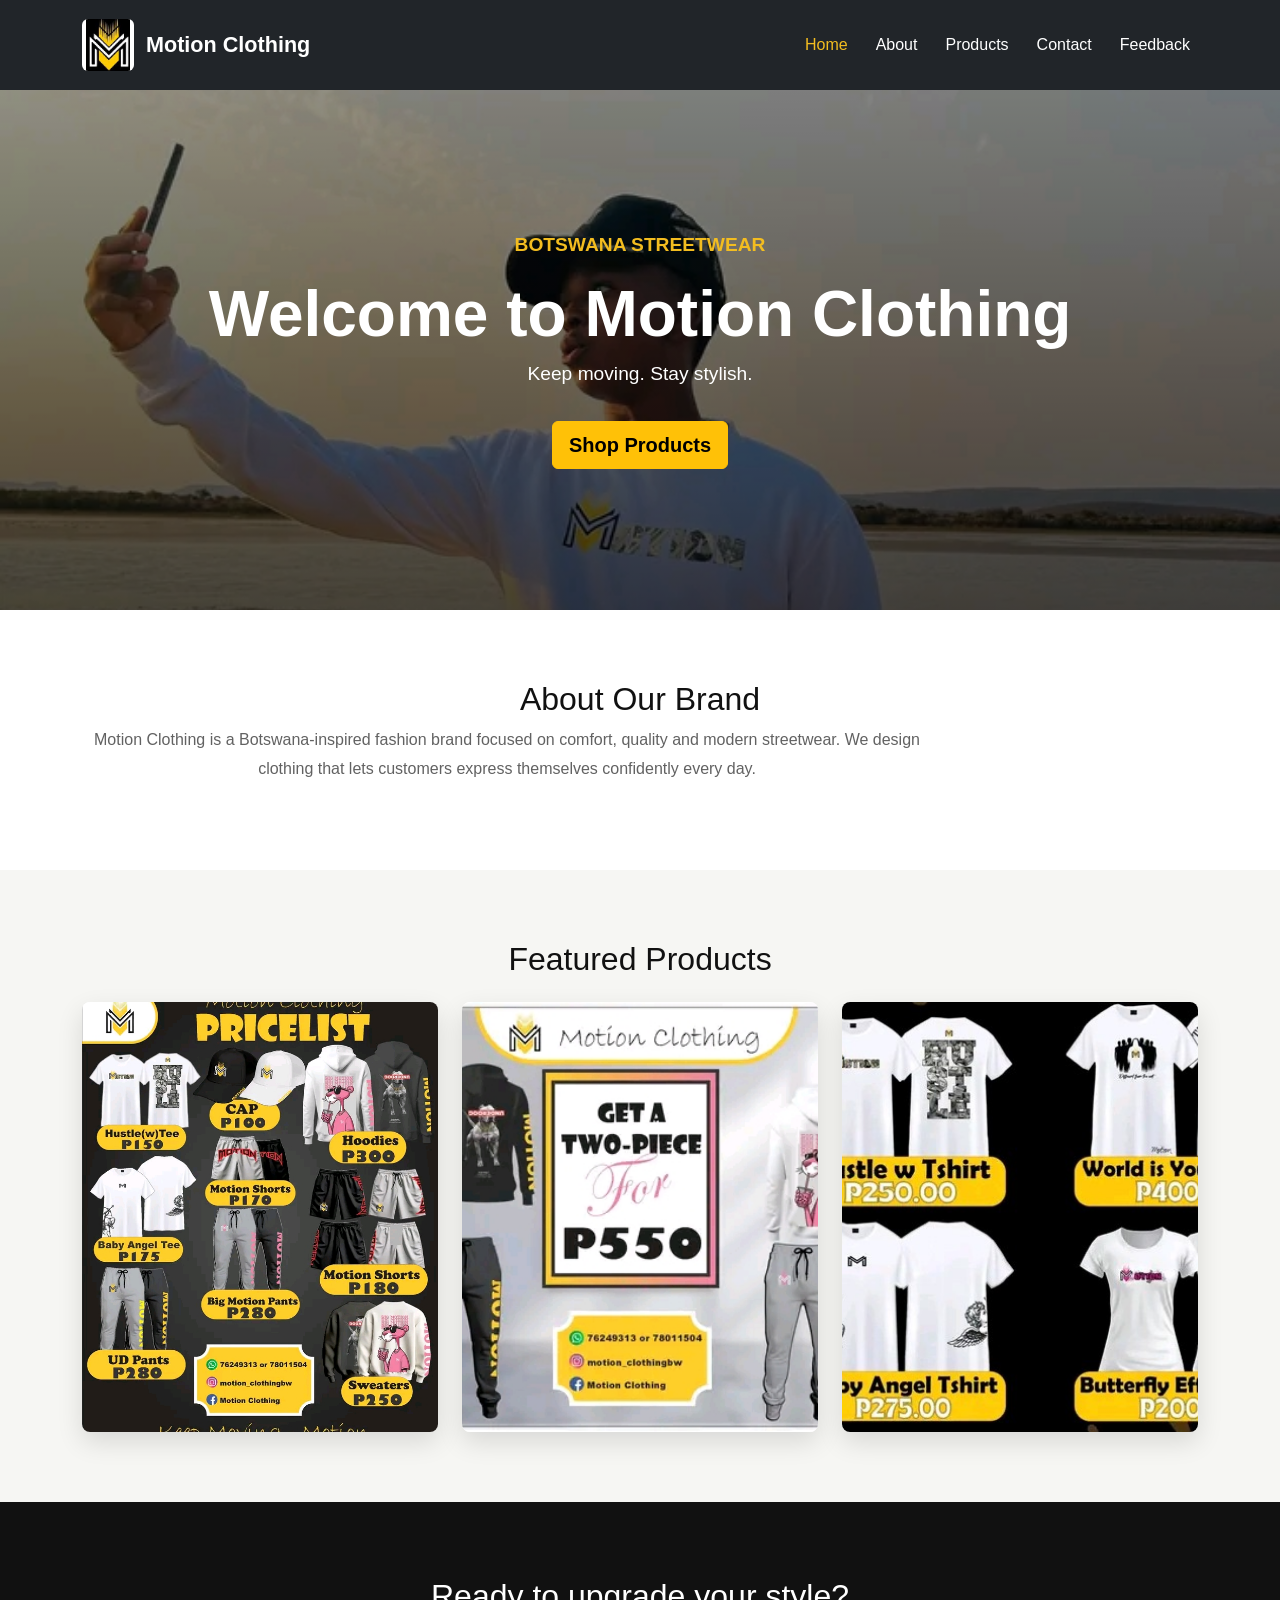
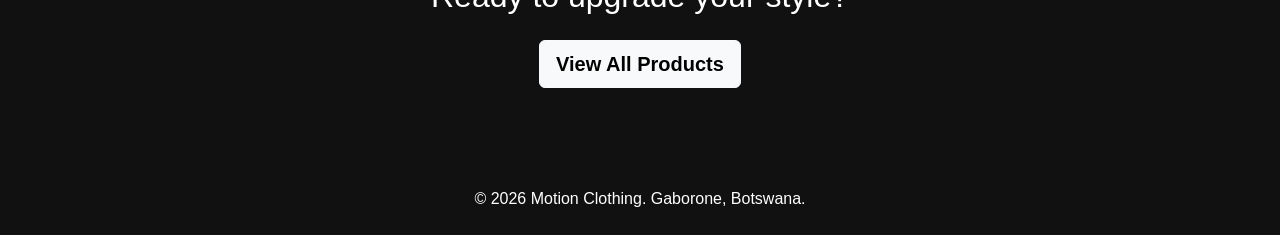
<file: index.html>
<!DOCTYPE html>
<html lang="en">

<head>
    <meta charset="UTF-8">
    <meta name="viewport" content="width=device-width, initial-scale=1.0">
    <meta name="description" content="Motion Clothing is a Botswana streetwear brand offering stylish, comfortable and affordable clothing.">
    <title>Motion Clothing | Home</title>
    <link href="https://cdn.jsdelivr.net/npm/bootstrap@5.3.3/dist/css/bootstrap.min.css" rel="stylesheet">
    <link rel="stylesheet" href="style.css">
</head>

<body>
    <nav class="navbar navbar-expand-lg navbar-dark bg-dark sticky-top">
        <div class="container">
            <a class="navbar-brand d-flex align-items-center" href="index.html">
                <img src="images/Motion Clothing Logo.jpg" alt="Motion Clothing Logo" class="logo" width="115" height="139">
                <span class="brand-name">Motion Clothing</span>
            </a>
            <button class="navbar-toggler" type="button" data-bs-toggle="collapse" data-bs-target="#navMenu" aria-controls="navMenu" aria-expanded="false" aria-label="Toggle navigation">
                <span class="navbar-toggler-icon"></span>
            </button>
            <div class="collapse navbar-collapse" id="navMenu">
                <ul class="navbar-nav ms-auto">
                    <li class="nav-item"><a class="nav-link active" aria-current="page" href="index.html">Home</a></li>
                    <li class="nav-item"><a class="nav-link" href="about.html">About</a></li>
                    <li class="nav-item"><a class="nav-link" href="products.html">Products</a></li>
                    <li class="nav-item"><a class="nav-link" href="contact.html">Contact</a></li>
                    <li class="nav-item"><a class="nav-link" href="feedback.html">Feedback</a></li>
                </ul>
            </div>
        </div>
    </nav>

    <header class="page-header hero-home text-center">
        <div class="container">
            <p class="eyebrow">Botswana streetwear</p>
            <h1>Welcome to Motion Clothing</h1>
            <p>Keep moving. Stay stylish.</p>
            <a href="products.html" class="btn btn-warning btn-lg mt-3">Shop Products</a>
        </div>
    </header>

    <main>
        <section class="about-preview text-center">
            <div class="container">
                <h2>About Our Brand</h2>
                <p>Motion Clothing is a Botswana-inspired fashion brand focused on comfort, quality and modern streetwear. We design clothing that lets customers express themselves confidently every day.</p>
            </div>
        </section>

        <section class="products-section">
            <div class="container">
                <h2 class="text-center mb-4">Featured Products</h2>
                <div class="row g-4">
                    <div class="col-md-4">
                        <article class="card product-card h-100">
                            <img src="images/Motion Clothing Catalogue.jpg" class="card-img-top" alt="Motion Clothing price list catalogue" width="692" height="900">
                        </article>
                    </div>
                    <div class="col-md-4">
                        <article class="card product-card h-100">
                            <img src="images/Motion Clothing Catalogue (2).jpg" class="card-img-top" alt="Motion Clothing featured streetwear items" width="720" height="365">
                        </article>
                    </div>
                    <div class="col-md-4">
                        <article class="card product-card h-100">
                            <img src="images/Motion Clothing Catalogue (3).jpg" class="card-img-top" alt="Motion Clothing product catalogue" width="582" height="425">
                        </article>
                    </div>
                </div>
            </div>
        </section>

        <section class="cta-section text-center text-white">
            <div class="container">
                <h2>Ready to upgrade your style?</h2>
                <a href="products.html" class="btn btn-light btn-lg mt-3">View All Products</a>
            </div>
        </section>
    </main>

    <footer class="footer text-center">
        <p>&copy; 2026 Motion Clothing. Gaborone, Botswana.</p>
    </footer>

    <script src="https://cdn.jsdelivr.net/npm/bootstrap@5.3.3/dist/js/bootstrap.bundle.min.js"></script>
    <script src="script.js"></script>
</body>

</html>
</file>
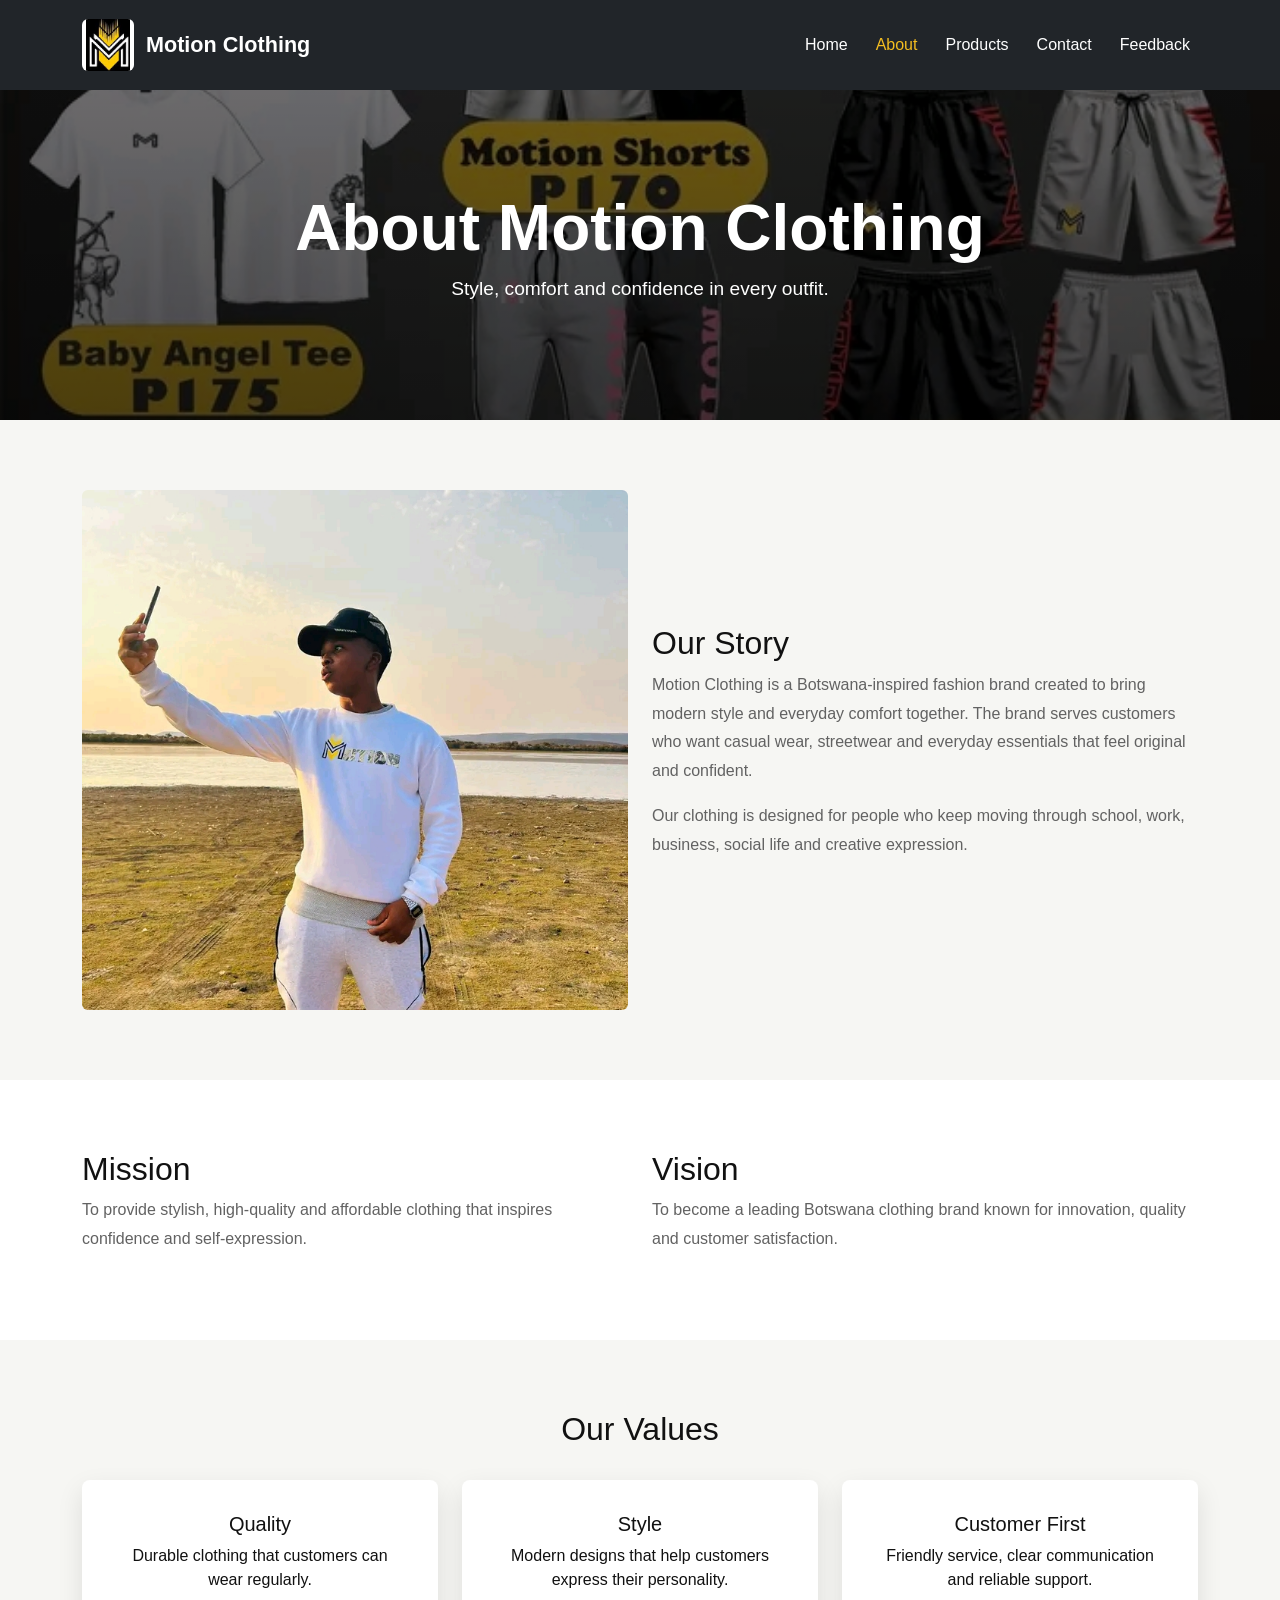
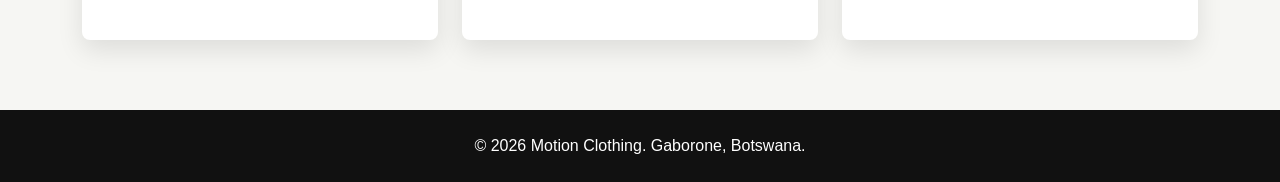
<file: about.html>
<!DOCTYPE html>
<html lang="en">

<head>
    <meta charset="UTF-8">
    <meta name="viewport" content="width=device-width, initial-scale=1.0">
    <meta name="description" content="Learn about Motion Clothing, its story, mission, vision and values.">
    <title>Motion Clothing | About</title>
    <link href="https://cdn.jsdelivr.net/npm/bootstrap@5.3.3/dist/css/bootstrap.min.css" rel="stylesheet">
    <link rel="stylesheet" href="style.css">
</head>

<body>
    <nav class="navbar navbar-expand-lg navbar-dark bg-dark sticky-top">
        <div class="container">
            <a class="navbar-brand d-flex align-items-center" href="index.html">
                <img src="images/Motion Clothing Logo.jpg" alt="Motion Clothing Logo" class="logo" width="115" height="139">
                <span class="brand-name">Motion Clothing</span>
            </a>
            <button class="navbar-toggler" type="button" data-bs-toggle="collapse" data-bs-target="#navMenu" aria-controls="navMenu" aria-expanded="false" aria-label="Toggle navigation">
                <span class="navbar-toggler-icon"></span>
            </button>
            <div class="collapse navbar-collapse" id="navMenu">
                <ul class="navbar-nav ms-auto">
                    <li class="nav-item"><a class="nav-link" href="index.html">Home</a></li>
                    <li class="nav-item"><a class="nav-link active" aria-current="page" href="about.html">About</a></li>
                    <li class="nav-item"><a class="nav-link" href="products.html">Products</a></li>
                    <li class="nav-item"><a class="nav-link" href="contact.html">Contact</a></li>
                    <li class="nav-item"><a class="nav-link" href="feedback.html">Feedback</a></li>
                </ul>
            </div>
        </div>
    </nav>

    <header class="page-header text-center">
        <div class="container">
            <h1>About Motion Clothing</h1>
            <p>Style, comfort and confidence in every outfit.</p>
        </div>
    </header>

    <main>
        <section class="content-section">
            <div class="container">
                <div class="row align-items-center g-4">
                    <div class="col-lg-6">
                        <img src="images/1776626933469.jpg" class="img-fluid rounded brand-photo" alt="Model wearing Motion Clothing outfit" width="720" height="960">
                    </div>
                    <div class="col-lg-6">
                        <h2>Our Story</h2>
                        <p>Motion Clothing is a Botswana-inspired fashion brand created to bring modern style and everyday comfort together. The brand serves customers who want casual wear, streetwear and everyday essentials that feel original and confident.</p>
                        <p>Our clothing is designed for people who keep moving through school, work, business, social life and creative expression.</p>
                    </div>
                </div>
            </div>
        </section>

        <section class="content-section bg-white">
            <div class="container">
                <div class="row g-4">
                    <div class="col-md-6">
                        <h2>Mission</h2>
                        <p>To provide stylish, high-quality and affordable clothing that inspires confidence and self-expression.</p>
                    </div>
                    <div class="col-md-6">
                        <h2>Vision</h2>
                        <p>To become a leading Botswana clothing brand known for innovation, quality and customer satisfaction.</p>
                    </div>
                </div>
            </div>
        </section>

        <section class="values-section text-center">
            <div class="container">
                <h2>Our Values</h2>
                <div class="row g-4 mt-2">
                    <div class="col-md-4">
                        <div class="value-box">
                            <h3>Quality</h3>
                            <p>Durable clothing that customers can wear regularly.</p>
                        </div>
                    </div>
                    <div class="col-md-4">
                        <div class="value-box">
                            <h3>Style</h3>
                            <p>Modern designs that help customers express their personality.</p>
                        </div>
                    </div>
                    <div class="col-md-4">
                        <div class="value-box">
                            <h3>Customer First</h3>
                            <p>Friendly service, clear communication and reliable support.</p>
                        </div>
                    </div>
                </div>
            </div>
        </section>
    </main>

    <footer class="footer text-center">
        <p>&copy; 2026 Motion Clothing. Gaborone, Botswana.</p>
    </footer>

    <script src="https://cdn.jsdelivr.net/npm/bootstrap@5.3.3/dist/js/bootstrap.bundle.min.js"></script>
    <script src="script.js"></script>
</body>

</html>
</file>
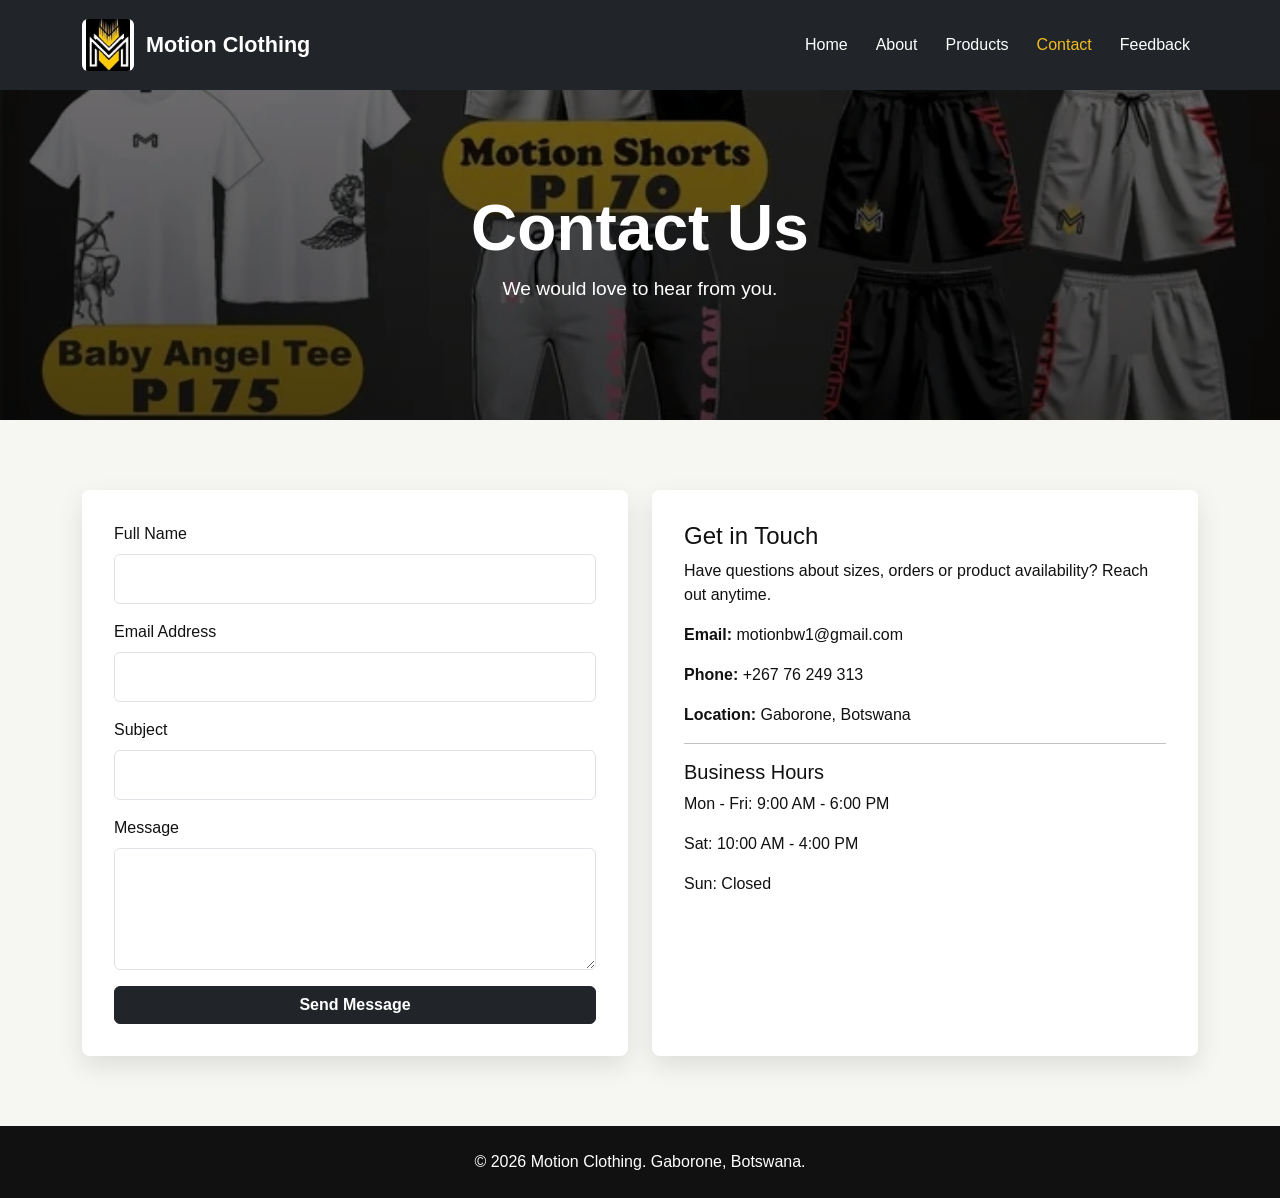
<file: contact.html>
<!DOCTYPE html>
<html lang="en">

<head>
    <meta charset="UTF-8">
    <meta name="viewport" content="width=device-width, initial-scale=1.0">
    <meta name="description" content="Contact Motion Clothing in Gaborone, Botswana.">
    <title>Motion Clothing | Contact</title>
    <link href="https://cdn.jsdelivr.net/npm/bootstrap@5.3.3/dist/css/bootstrap.min.css" rel="stylesheet">
    <link rel="stylesheet" href="style.css">
</head>

<body>
    <nav class="navbar navbar-expand-lg navbar-dark bg-dark sticky-top">
        <div class="container">
            <a class="navbar-brand d-flex align-items-center" href="index.html">
                <img src="images/Motion Clothing Logo.jpg" alt="Motion Clothing Logo" class="logo" width="115" height="139">
                <span class="brand-name">Motion Clothing</span>
            </a>
            <button class="navbar-toggler" type="button" data-bs-toggle="collapse" data-bs-target="#navMenu" aria-controls="navMenu" aria-expanded="false" aria-label="Toggle navigation">
                <span class="navbar-toggler-icon"></span>
            </button>
            <div class="collapse navbar-collapse" id="navMenu">
                <ul class="navbar-nav ms-auto">
                    <li class="nav-item"><a class="nav-link" href="index.html">Home</a></li>
                    <li class="nav-item"><a class="nav-link" href="about.html">About</a></li>
                    <li class="nav-item"><a class="nav-link" href="products.html">Products</a></li>
                    <li class="nav-item"><a class="nav-link active" aria-current="page" href="contact.html">Contact</a></li>
                    <li class="nav-item"><a class="nav-link" href="feedback.html">Feedback</a></li>
                </ul>
            </div>
        </div>
    </nav>

    <header class="page-header text-center">
        <div class="container">
            <h1>Contact Us</h1>
            <p>We would love to hear from you.</p>
        </div>
    </header>

    <main>
        <section class="contact-section">
            <div class="container">
                <div class="row g-4">
                    <div class="col-md-6">
                        <div class="contact-box">
                            <form id="contactForm">
                                <div class="mb-3">
                                    <label class="form-label" for="contactName">Full Name</label>
                                    <input id="contactName" name="name" type="text" class="form-control" required>
                                </div>
                                <div class="mb-3">
                                    <label class="form-label" for="contactEmail">Email Address</label>
                                    <input id="contactEmail" name="email" type="email" class="form-control" required>
                                </div>
                                <div class="mb-3">
                                    <label class="form-label" for="contactSubject">Subject</label>
                                    <input id="contactSubject" name="subject" type="text" class="form-control" required>
                                </div>
                                <div class="mb-3">
                                    <label class="form-label" for="contactMessage">Message</label>
                                    <textarea id="contactMessage" name="message" class="form-control" rows="4" required></textarea>
                                </div>
                                <button type="submit" class="btn btn-dark w-100">Send Message</button>
                            </form>
                        </div>
                    </div>
                    <div class="col-md-6">
                        <div class="contact-info">
                            <h2 class="h4">Get in Touch</h2>
                            <p>Have questions about sizes, orders or product availability? Reach out anytime.</p>
                            <p><strong>Email:</strong> motionbw1@gmail.com</p>
                            <p><strong>Phone:</strong> +267 76 249 313</p>
                            <p><strong>Location:</strong> Gaborone, Botswana</p>
                            <hr>
                            <h3 class="h5">Business Hours</h3>
                            <p>Mon - Fri: 9:00 AM - 6:00 PM</p>
                            <p>Sat: 10:00 AM - 4:00 PM</p>
                            <p>Sun: Closed</p>
                        </div>
                    </div>
                </div>
            </div>
        </section>
    </main>

    <footer class="footer text-center">
        <p>&copy; 2026 Motion Clothing. Gaborone, Botswana.</p>
    </footer>

    <script src="https://cdn.jsdelivr.net/npm/bootstrap@5.3.3/dist/js/bootstrap.bundle.min.js"></script>
    <script src="script.js"></script>
</body>

</html>
</file>
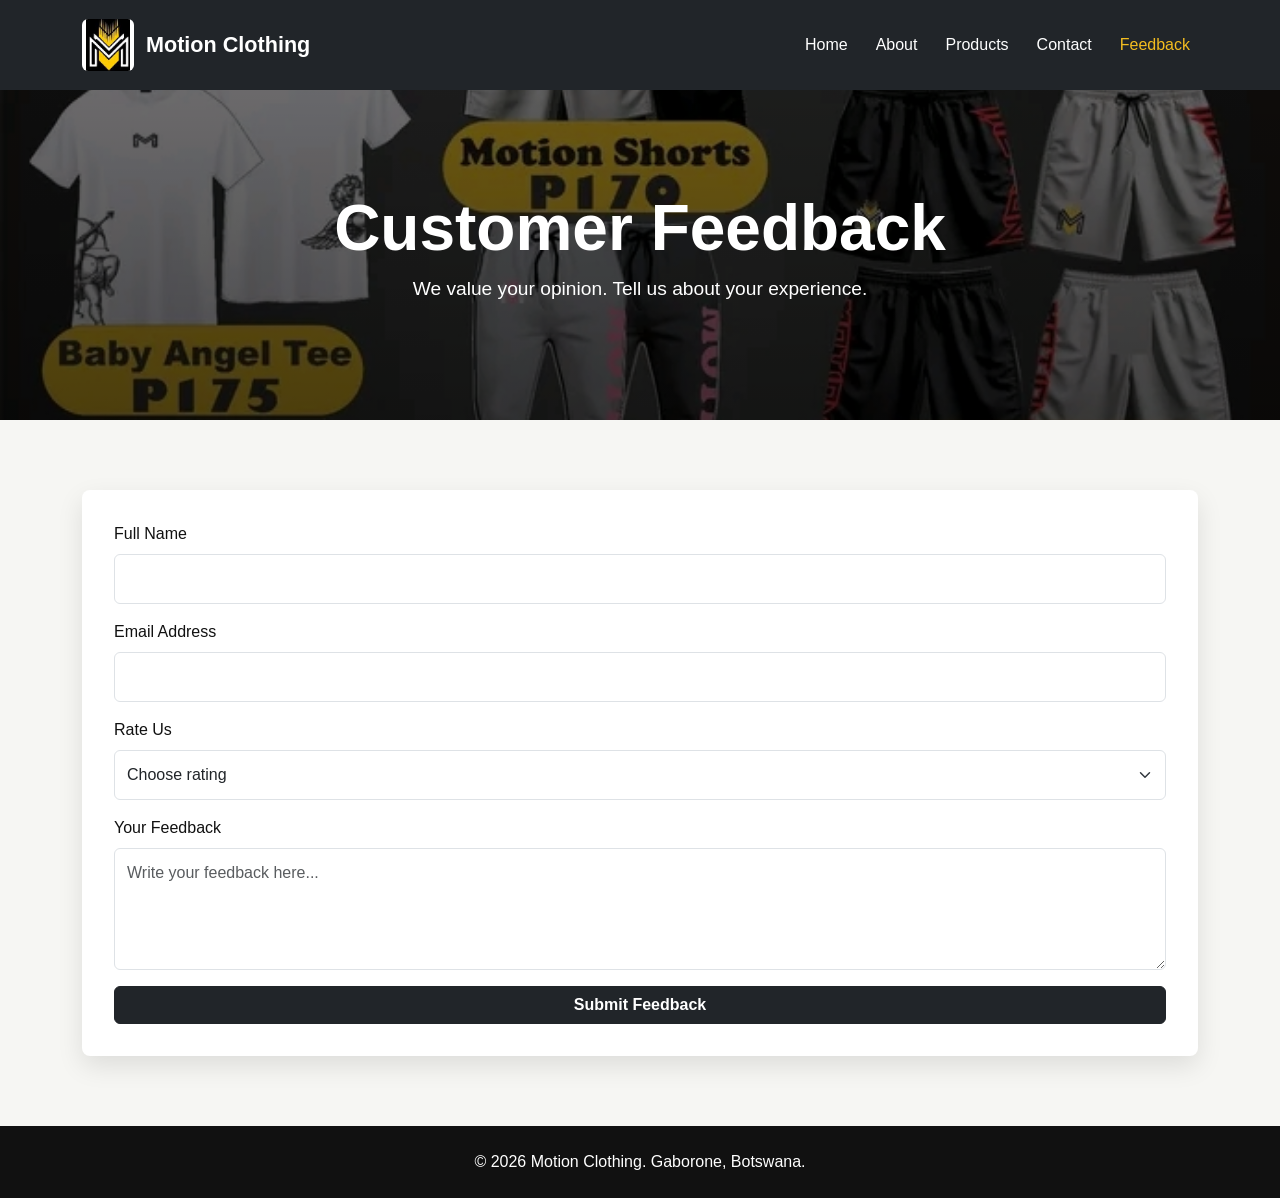
<file: feedback.html>
<!DOCTYPE html>
<html lang="en">

<head>
    <meta charset="UTF-8">
    <meta name="viewport" content="width=device-width, initial-scale=1.0">
    <meta name="description" content="Send feedback to Motion Clothing about products and service.">
    <title>Motion Clothing | Feedback</title>
    <link href="https://cdn.jsdelivr.net/npm/bootstrap@5.3.3/dist/css/bootstrap.min.css" rel="stylesheet">
    <link rel="stylesheet" href="style.css">
</head>

<body>
    <nav class="navbar navbar-expand-lg navbar-dark bg-dark sticky-top">
        <div class="container">
            <a class="navbar-brand d-flex align-items-center" href="index.html">
                <img src="images/Motion Clothing Logo.jpg" alt="Motion Clothing Logo" class="logo" width="115" height="139">
                <span class="brand-name">Motion Clothing</span>
            </a>
            <button class="navbar-toggler" type="button" data-bs-toggle="collapse" data-bs-target="#navMenu" aria-controls="navMenu" aria-expanded="false" aria-label="Toggle navigation">
                <span class="navbar-toggler-icon"></span>
            </button>
            <div class="collapse navbar-collapse" id="navMenu">
                <ul class="navbar-nav ms-auto">
                    <li class="nav-item"><a class="nav-link" href="index.html">Home</a></li>
                    <li class="nav-item"><a class="nav-link" href="about.html">About</a></li>
                    <li class="nav-item"><a class="nav-link" href="products.html">Products</a></li>
                    <li class="nav-item"><a class="nav-link" href="contact.html">Contact</a></li>
                    <li class="nav-item"><a class="nav-link active" aria-current="page" href="feedback.html">Feedback</a></li>
                </ul>
            </div>
        </div>
    </nav>

    <header class="page-header text-center">
        <div class="container">
            <h1>Customer Feedback</h1>
            <p>We value your opinion. Tell us about your experience.</p>
        </div>
    </header>

    <main>
        <section class="feedback-section">
            <div class="container">
                <div class="feedback-box">
                    <form id="feedbackForm">
                        <div class="mb-3">
                            <label class="form-label" for="feedbackName">Full Name</label>
                            <input id="feedbackName" name="name" type="text" class="form-control" required>
                        </div>
                        <div class="mb-3">
                            <label class="form-label" for="feedbackEmail">Email Address</label>
                            <input id="feedbackEmail" name="email" type="email" class="form-control" required>
                        </div>
                        <div class="mb-3">
                            <label class="form-label" for="rating">Rate Us</label>
                            <select id="rating" name="rating" class="form-select" required>
                                <option value="">Choose rating</option>
                                <option>5 - Excellent</option>
                                <option>4 - Very Good</option>
                                <option>3 - Good</option>
                                <option>2 - Fair</option>
                                <option>1 - Poor</option>
                            </select>
                        </div>
                        <div class="mb-3">
                            <label class="form-label" for="feedbackMessage">Your Feedback</label>
                            <textarea id="feedbackMessage" name="feedback" class="form-control" rows="4" placeholder="Write your feedback here..." required></textarea>
                        </div>
                        <button type="submit" class="btn btn-dark w-100">Submit Feedback</button>
                    </form>
                </div>
            </div>
        </section>
    </main>

    <footer class="footer text-center">
        <p>&copy; 2026 Motion Clothing. Gaborone, Botswana.</p>
    </footer>

    <script src="https://cdn.jsdelivr.net/npm/bootstrap@5.3.3/dist/js/bootstrap.bundle.min.js"></script>
    <script src="script.js"></script>
</body>

</html>
</file>
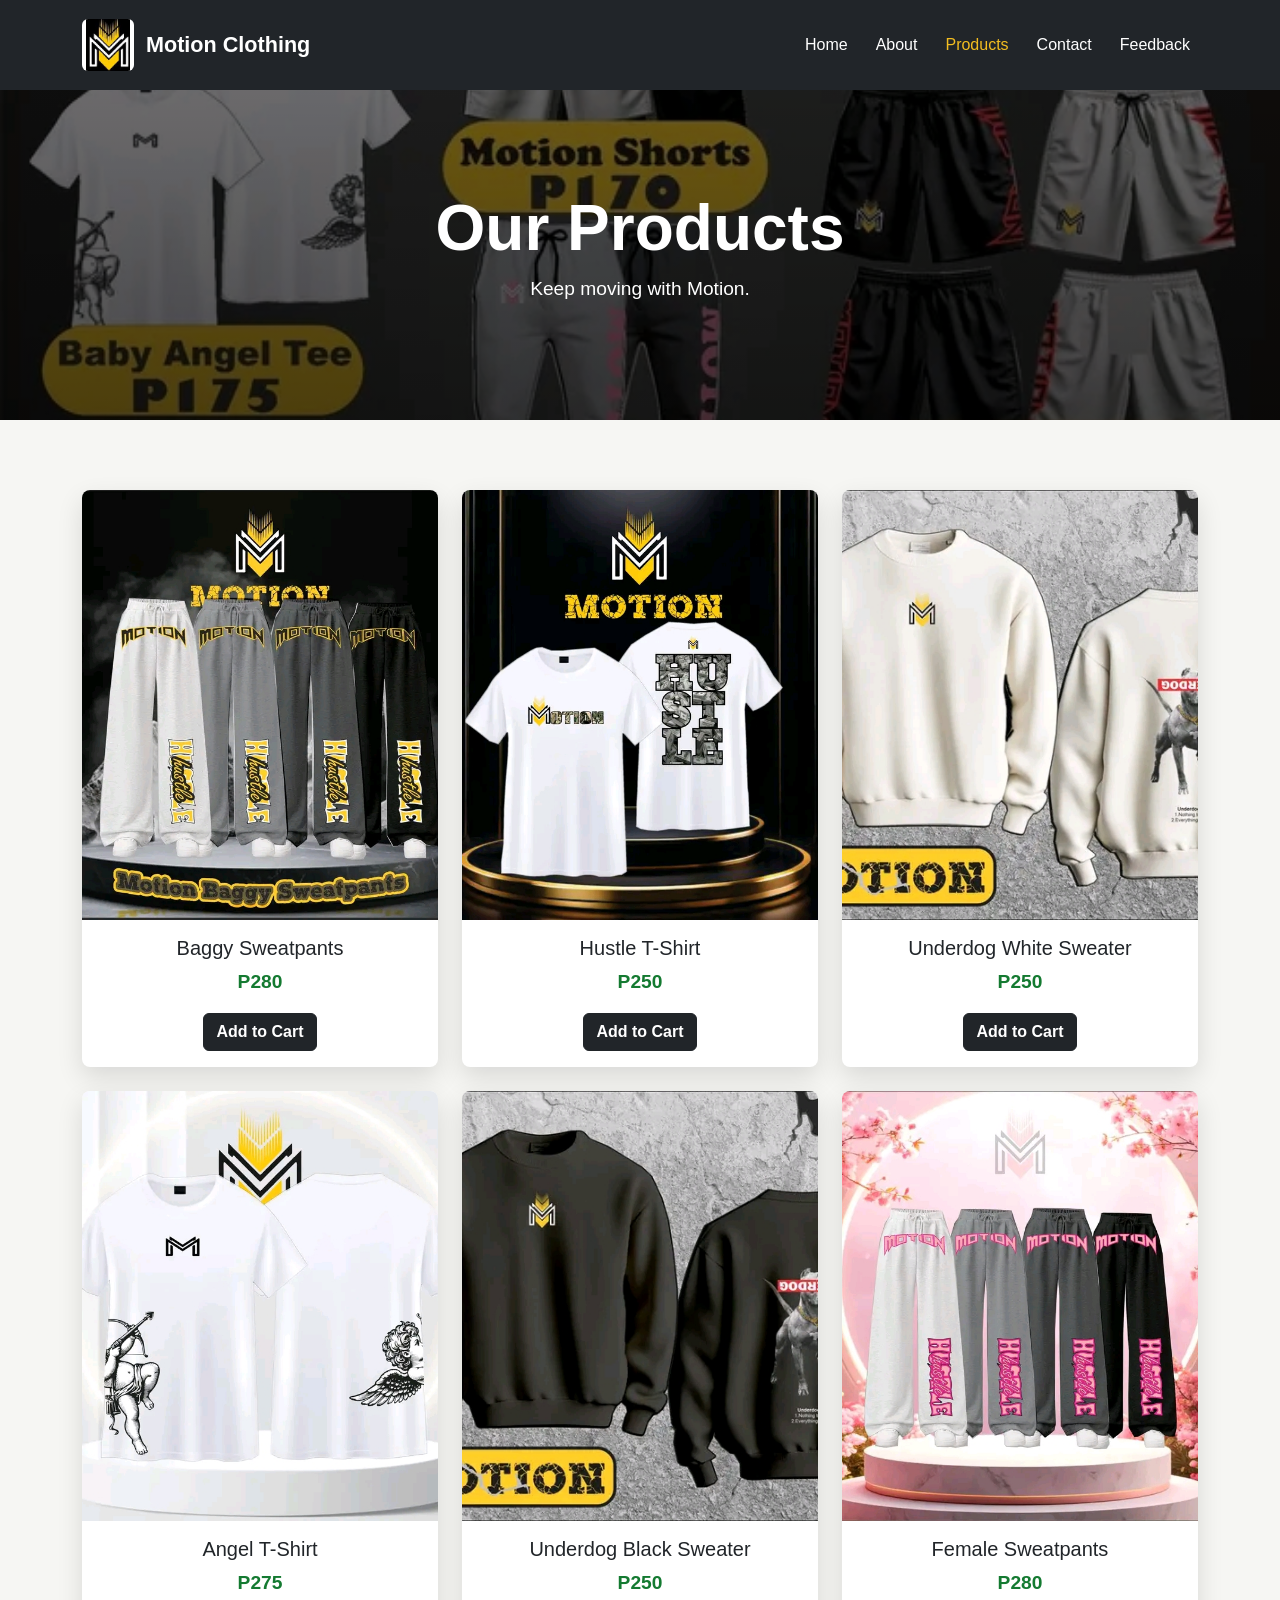
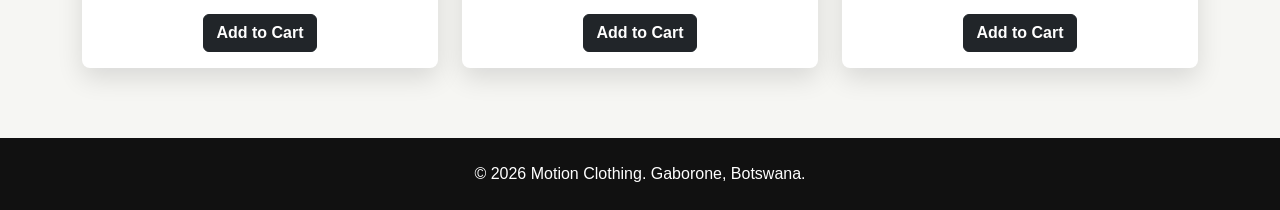
<file: products.html>
<!DOCTYPE html>
<html lang="en">

<head>
    <meta charset="UTF-8">
    <meta name="viewport" content="width=device-width, initial-scale=1.0">
    <meta name="description" content="Browse Motion Clothing sweatpants, shirts, sweaters and streetwear products.">
    <title>Motion Clothing | Products</title>
    <link href="https://cdn.jsdelivr.net/npm/bootstrap@5.3.3/dist/css/bootstrap.min.css" rel="stylesheet">
    <link rel="stylesheet" href="style.css">
</head>

<body>
    <nav class="navbar navbar-expand-lg navbar-dark bg-dark sticky-top">
        <div class="container">
            <a class="navbar-brand d-flex align-items-center" href="index.html">
                <img src="images/Motion Clothing Logo.jpg" alt="Motion Clothing Logo" class="logo" width="115" height="139">
                <span class="brand-name">Motion Clothing</span>
            </a>
            <button class="navbar-toggler" type="button" data-bs-toggle="collapse" data-bs-target="#navMenu" aria-controls="navMenu" aria-expanded="false" aria-label="Toggle navigation">
                <span class="navbar-toggler-icon"></span>
            </button>
            <div class="collapse navbar-collapse" id="navMenu">
                <ul class="navbar-nav ms-auto">
                    <li class="nav-item"><a class="nav-link" href="index.html">Home</a></li>
                    <li class="nav-item"><a class="nav-link" href="about.html">About</a></li>
                    <li class="nav-item"><a class="nav-link active" aria-current="page" href="products.html">Products</a></li>
                    <li class="nav-item"><a class="nav-link" href="contact.html">Contact</a></li>
                    <li class="nav-item"><a class="nav-link" href="feedback.html">Feedback</a></li>
                </ul>
            </div>
        </div>
    </nav>

    <header class="page-header text-center">
        <div class="container">
            <h1>Our Products</h1>
            <p>Keep moving with Motion.</p>
        </div>
    </header>

    <main>
        <section class="products-section">
            <div class="container">
                <div class="row g-4">
                    <div class="col-md-4">
                        <article class="card product-card h-100">
                            <img src="images/Motion Clothing Sweatpants.jpg" class="card-img-top" alt="Motion Clothing baggy sweatpants" width="720" height="723">
                            <div class="card-body text-center">
                                <h2 class="card-title h5">Baggy Sweatpants</h2>
                                <p class="price">P280</p>
                                <button class="btn btn-dark add-cart" type="button">Add to Cart</button>
                            </div>
                        </article>
                    </div>
                    <div class="col-md-4">
                        <article class="card product-card h-100">
                            <img src="images/Motion Clothing Hustle T-Shirt.jpg" class="card-img-top" alt="Motion Clothing hustle T-shirt" width="720" height="720">
                            <div class="card-body text-center">
                                <h2 class="card-title h5">Hustle T-Shirt</h2>
                                <p class="price">P250</p>
                                <button class="btn btn-dark add-cart" type="button">Add to Cart</button>
                            </div>
                        </article>
                    </div>
                    <div class="col-md-4">
                        <article class="card product-card h-100">
                            <img src="images/Motion Clothing Sweater.jpg" class="card-img-top" alt="Motion Clothing white sweater" width="720" height="480">
                            <div class="card-body text-center">
                                <h2 class="card-title h5">Underdog White Sweater</h2>
                                <p class="price">P250</p>
                                <button class="btn btn-dark add-cart" type="button">Add to Cart</button>
                            </div>
                        </article>
                    </div>
                    <div class="col-md-4">
                        <article class="card product-card h-100">
                            <img src="images/Motion Clothing Angel Shirt.jpg" class="card-img-top" alt="Motion Clothing angel T-shirt" width="720" height="720">
                            <div class="card-body text-center">
                                <h2 class="card-title h5">Angel T-Shirt</h2>
                                <p class="price">P275</p>
                                <button class="btn btn-dark add-cart" type="button">Add to Cart</button>
                            </div>
                        </article>
                    </div>
                    <div class="col-md-4">
                        <article class="card product-card h-100">
                            <img src="images/Motion Clothing Black Sweater.jpg" class="card-img-top" alt="Motion Clothing black sweater" width="720" height="480">
                            <div class="card-body text-center">
                                <h2 class="card-title h5">Underdog Black Sweater</h2>
                                <p class="price">P250</p>
                                <button class="btn btn-dark add-cart" type="button">Add to Cart</button>
                            </div>
                        </article>
                    </div>
                    <div class="col-md-4">
                        <article class="card product-card h-100">
                            <img src="images/Motion Clothing Sweatpants 2.jpg" class="card-img-top" alt="Motion Clothing female sweatpants" width="720" height="720">
                            <div class="card-body text-center">
                                <h2 class="card-title h5">Female Sweatpants</h2>
                                <p class="price">P280</p>
                                <button class="btn btn-dark add-cart" type="button">Add to Cart</button>
                            </div>
                        </article>
                    </div>
                </div>
            </div>
        </section>
    </main>

    <footer class="footer text-center">
        <p>&copy; 2026 Motion Clothing. Gaborone, Botswana.</p>
    </footer>

    <script src="https://cdn.jsdelivr.net/npm/bootstrap@5.3.3/dist/js/bootstrap.bundle.min.js"></script>
    <script src="script.js"></script>
</body>

</html>
</file>
<file: style.css>
:root {
    --ink: #111111;
    --soft: #f6f6f3;
    --gold: #f3bd20;
    --muted: #626262;
}

* {
    box-sizing: border-box;
}

body {
    margin: 0;
    font-family: Arial, Helvetica, sans-serif;
    background-color: var(--soft);
    color: var(--ink);
}

.navbar {
    padding: 14px 0;
}

.logo {
    width: 52px;
    height: 52px;
    object-fit: contain;
    margin-right: 12px;
    background: #ffffff;
    border-radius: 6px;
}

.brand-name {
    color: #ffffff;
    font-size: 1.35rem;
    font-weight: 700;
}

.nav-link {
    color: #ffffff !important;
    margin-left: 12px;
}

.nav-link:hover,
.nav-link.active {
    color: var(--gold) !important;
}

.page-header {
    min-height: 330px;
    display: flex;
    align-items: center;
    background:
        linear-gradient(rgba(0, 0, 0, 0.58), rgba(0, 0, 0, 0.7)),
        url("images/Motion Clothing Catalogue.jpg");
    background-size: cover;
    background-position: center;
    color: #ffffff;
    padding: 90px 20px;
}

.hero-home {
    min-height: 520px;
    background:
        linear-gradient(rgba(0, 0, 0, 0.42), rgba(0, 0, 0, 0.72)),
        url("images/1776626933469.jpg");
    background-size: cover;
    background-position: center 35%;
}

.eyebrow {
    color: var(--gold);
    font-weight: 700;
    letter-spacing: 0;
    text-transform: uppercase;
}

.page-header h1 {
    font-size: clamp(2.2rem, 5vw, 4.2rem);
    font-weight: 800;
}

.page-header p {
    font-size: 1.2rem;
}

.about-preview,
.content-section,
.products-section,
.contact-section,
.feedback-section,
.values-section {
    padding: 70px 20px;
}

.about-preview {
    background-color: #ffffff;
}

.about-preview p,
.content-section p {
    max-width: 850px;
    line-height: 1.8;
    color: var(--muted);
}

.brand-photo {
    width: 100%;
    max-height: 520px;
    object-fit: cover;
}

.product-card {
    border: 0;
    border-radius: 8px;
    overflow: hidden;
    box-shadow: 0 10px 26px rgba(0, 0, 0, 0.12);
    transition: transform 0.25s ease, box-shadow 0.25s ease;
}

.product-card:hover {
    transform: translateY(-5px);
    box-shadow: 0 14px 32px rgba(0, 0, 0, 0.18);
}

.product-card img {
    width: 100%;
    height: 430px;
    object-fit: cover;
}

.price {
    font-size: 1.2rem;
    font-weight: 700;
    color: #147a31;
}

.cta-section {
    background-color: #111111;
    padding: 75px 20px;
}

.value-box,
.contact-box,
.contact-info,
.feedback-box {
    height: 100%;
    background: #ffffff;
    padding: 32px;
    border-radius: 8px;
    box-shadow: 0 10px 26px rgba(0, 0, 0, 0.1);
}

.value-box h3 {
    font-size: 1.25rem;
}

.form-control,
.form-select {
    padding: 12px;
}

.btn-dark,
.btn-warning,
.btn-light {
    border-radius: 6px;
    font-weight: 700;
}

.footer {
    background-color: #111111;
    color: #ffffff;
    padding: 24px 15px;
}

.footer p {
    margin: 0;
}

@media (max-width: 767px) {
    .brand-name {
        font-size: 1.05rem;
    }

    .page-header,
    .hero-home {
        min-height: 360px;
        padding: 70px 16px;
    }

    .product-card img {
        height: 360px;
    }

    .nav-link {
        margin-left: 0;
    }
}
</file>
